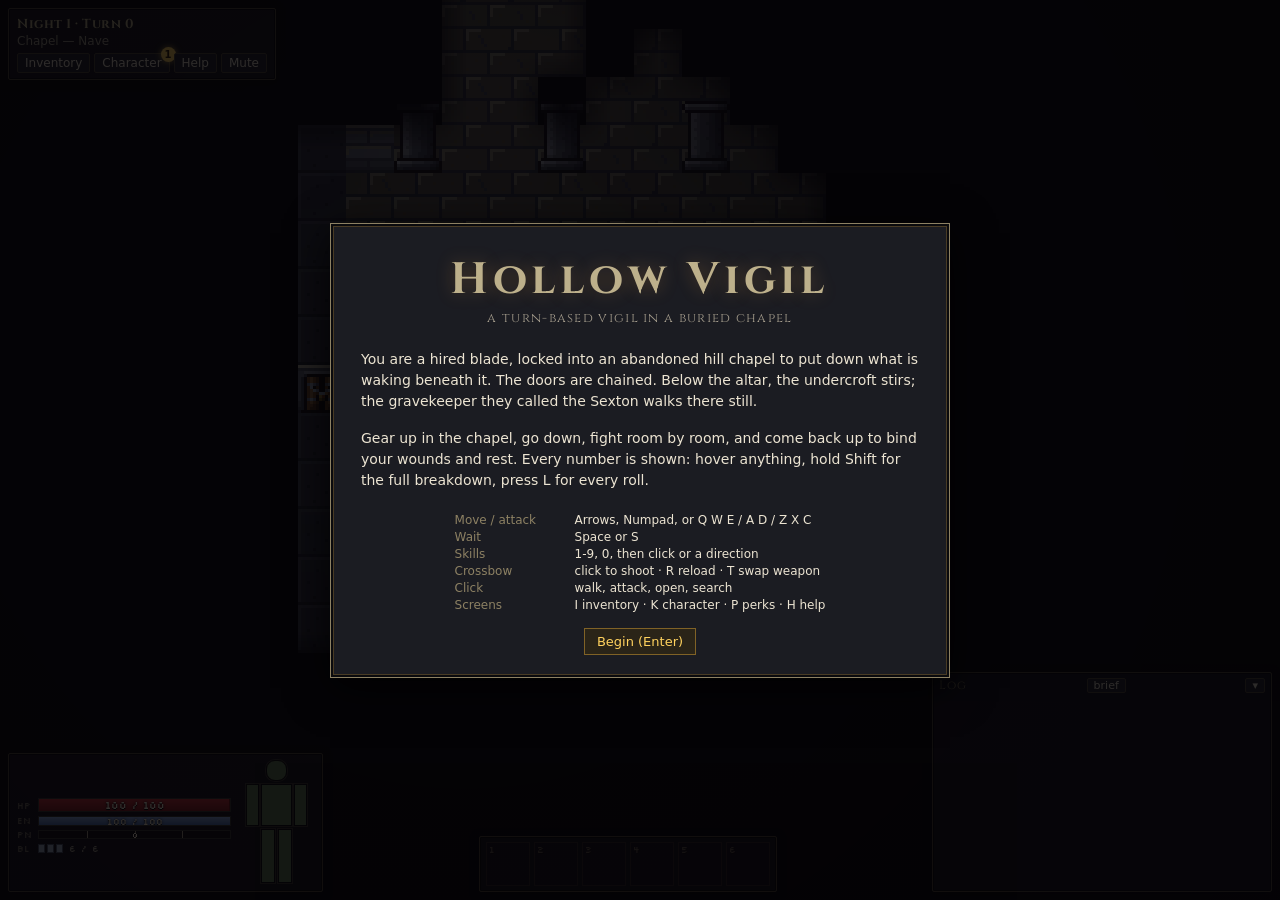
<file: index.html>
<!doctype html>
<html lang="en">
  <head>
    <meta charset="utf-8" />
    <meta name="viewport" content="width=device-width, initial-scale=1" />
    <title>Hollow Vigil</title>
    <link rel="preconnect" href="https://fonts.googleapis.com" />
    <link rel="preconnect" href="https://fonts.gstatic.com" crossorigin />
    <link href="https://fonts.googleapis.com/css2?family=Cinzel:wght@500;700&family=Silkscreen:wght@400;700&display=swap" rel="stylesheet" />
    <script type="module" crossorigin src="./assets/main-DQ6gKXj6.js"></script>
    <link rel="modulepreload" crossorigin href="./assets/bake-xN3nrii-.js">
    <link rel="stylesheet" crossorigin href="./assets/main-BkUkbXVn.css">
  </head>
  <body>
    <div id="app"></div>
  </body>
</html>
</file>
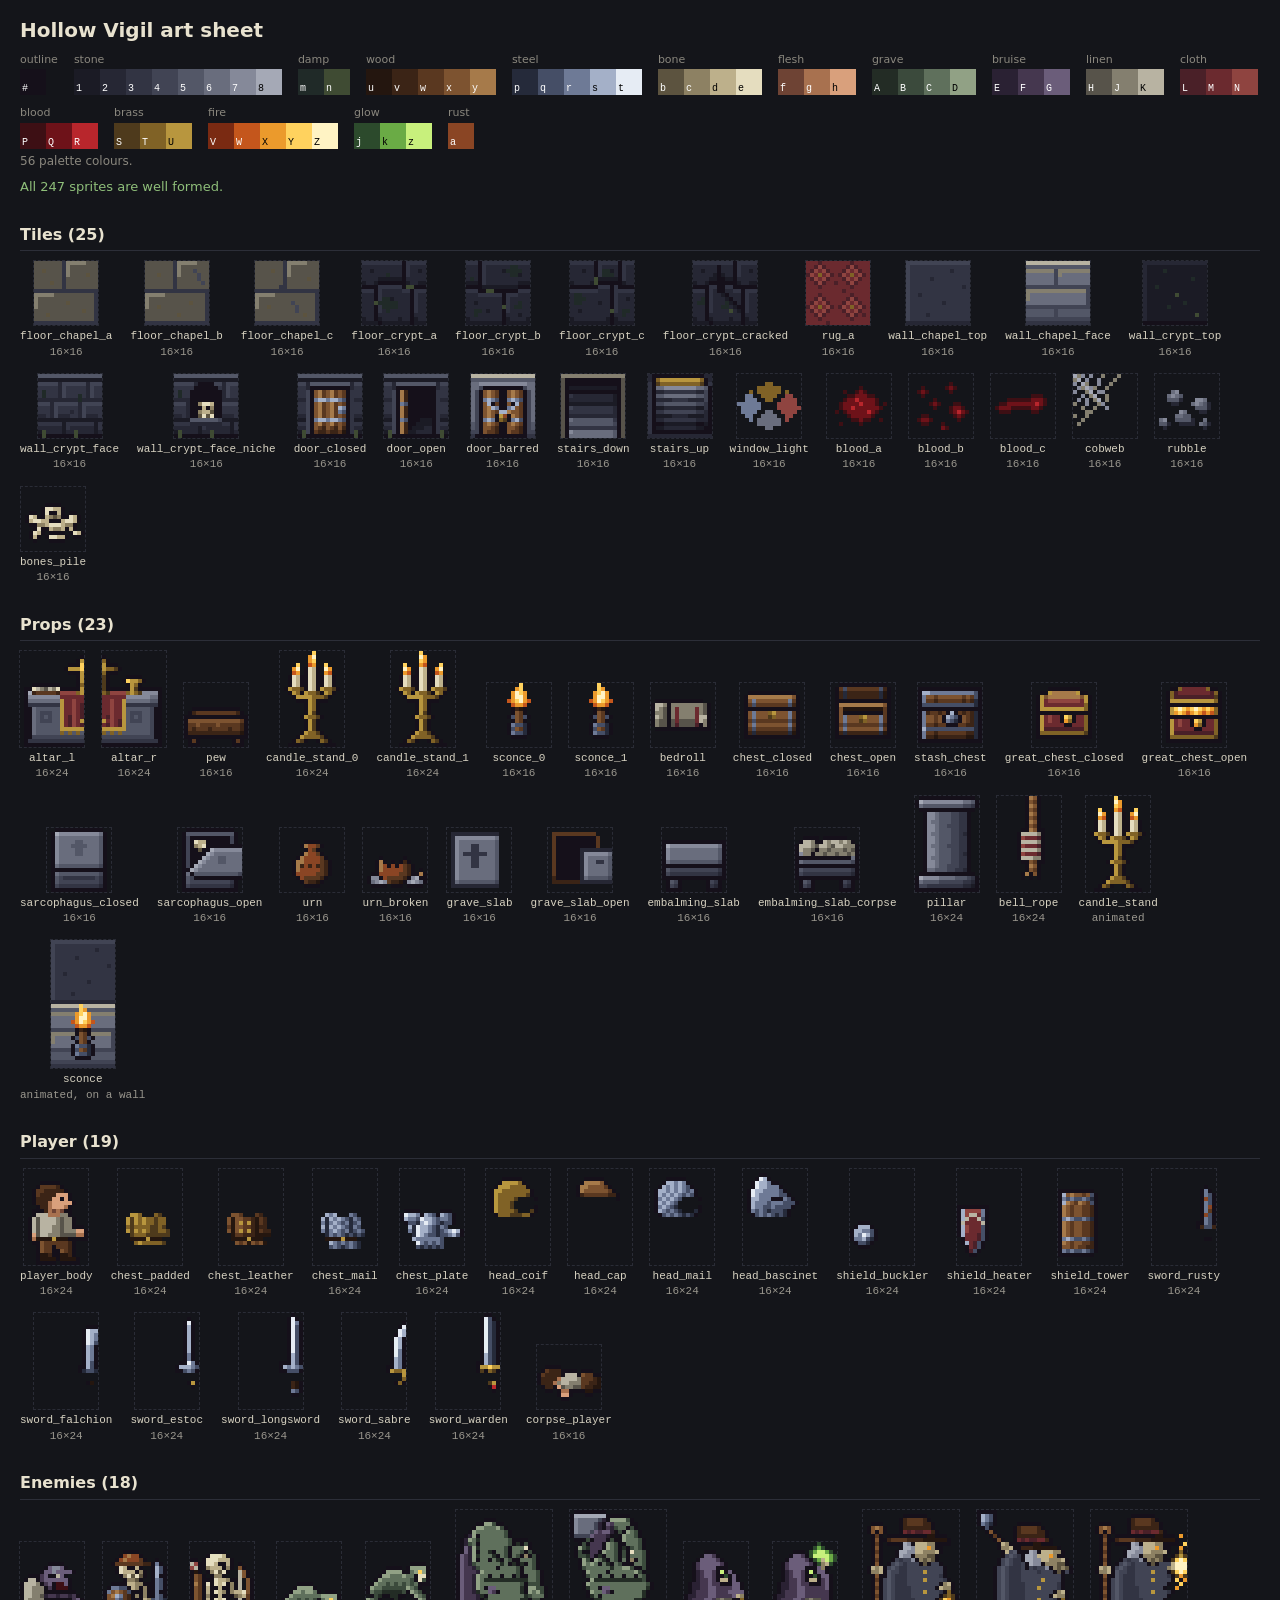
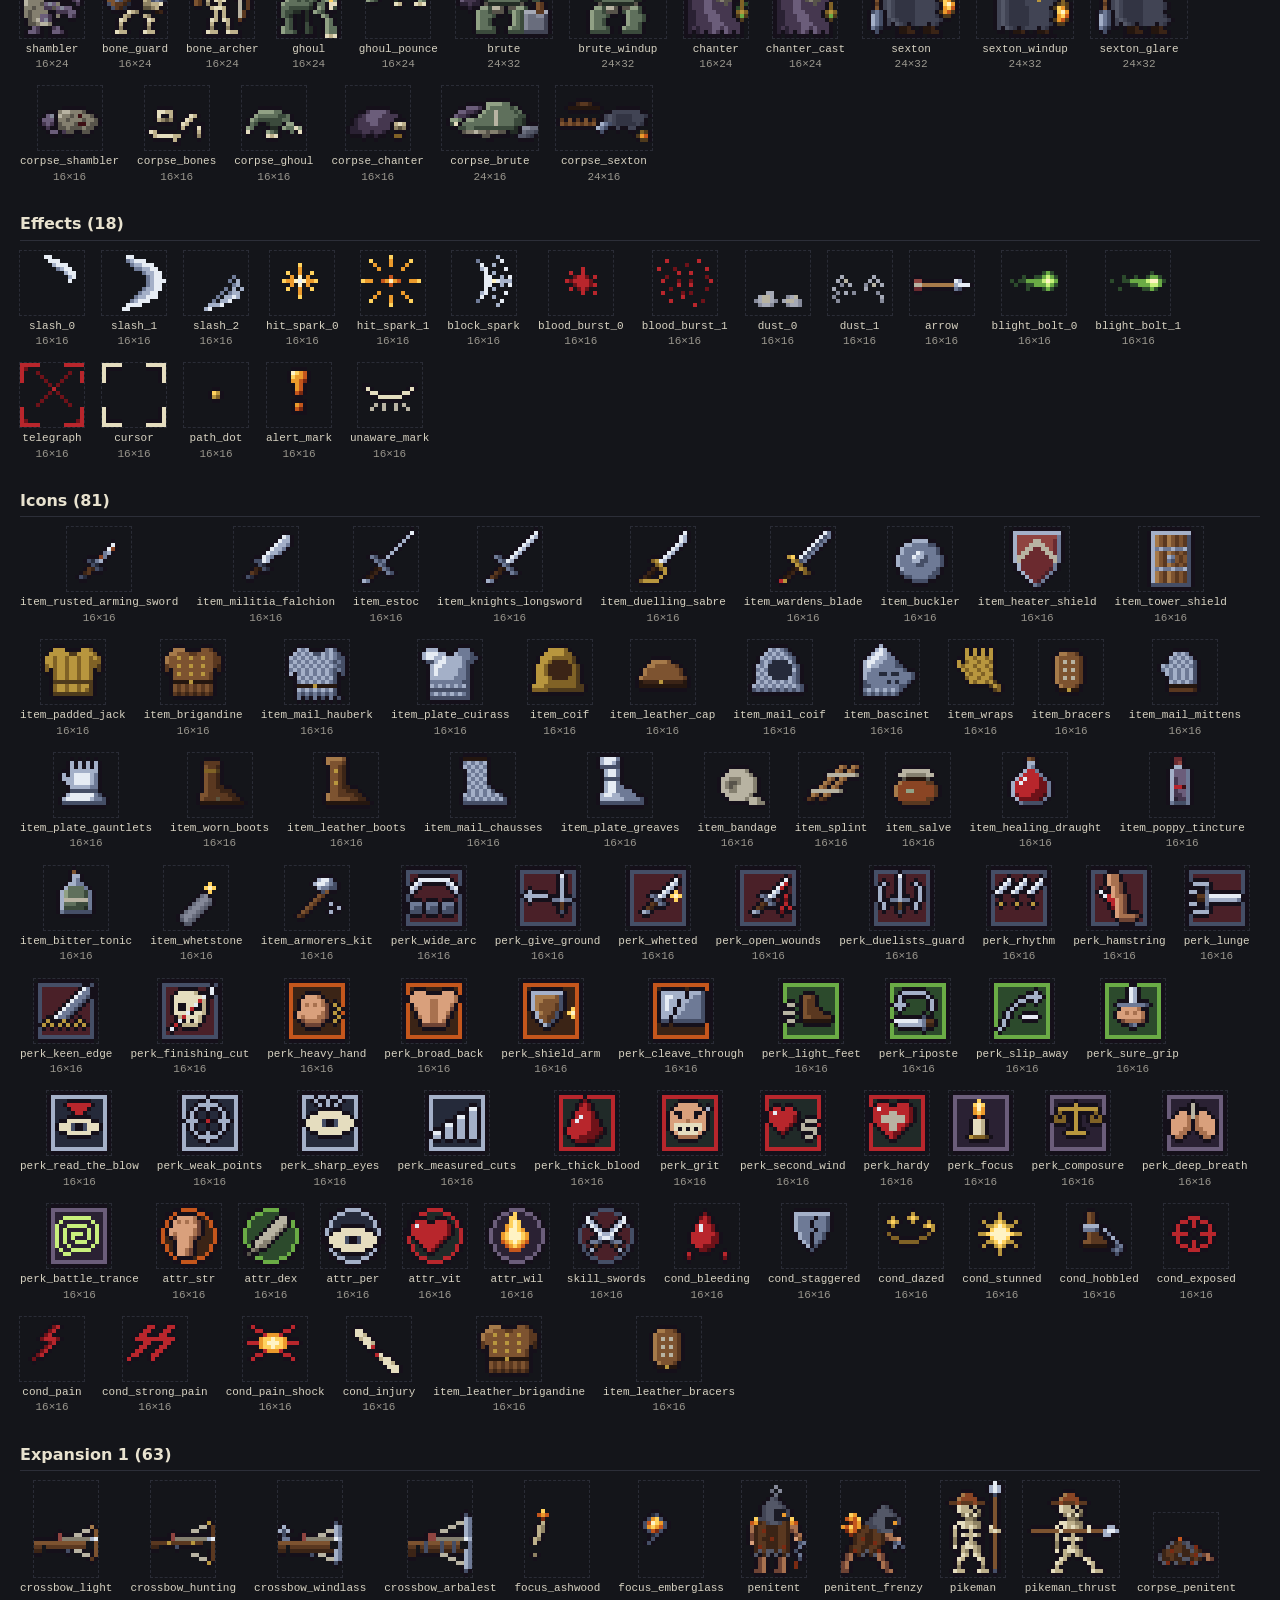
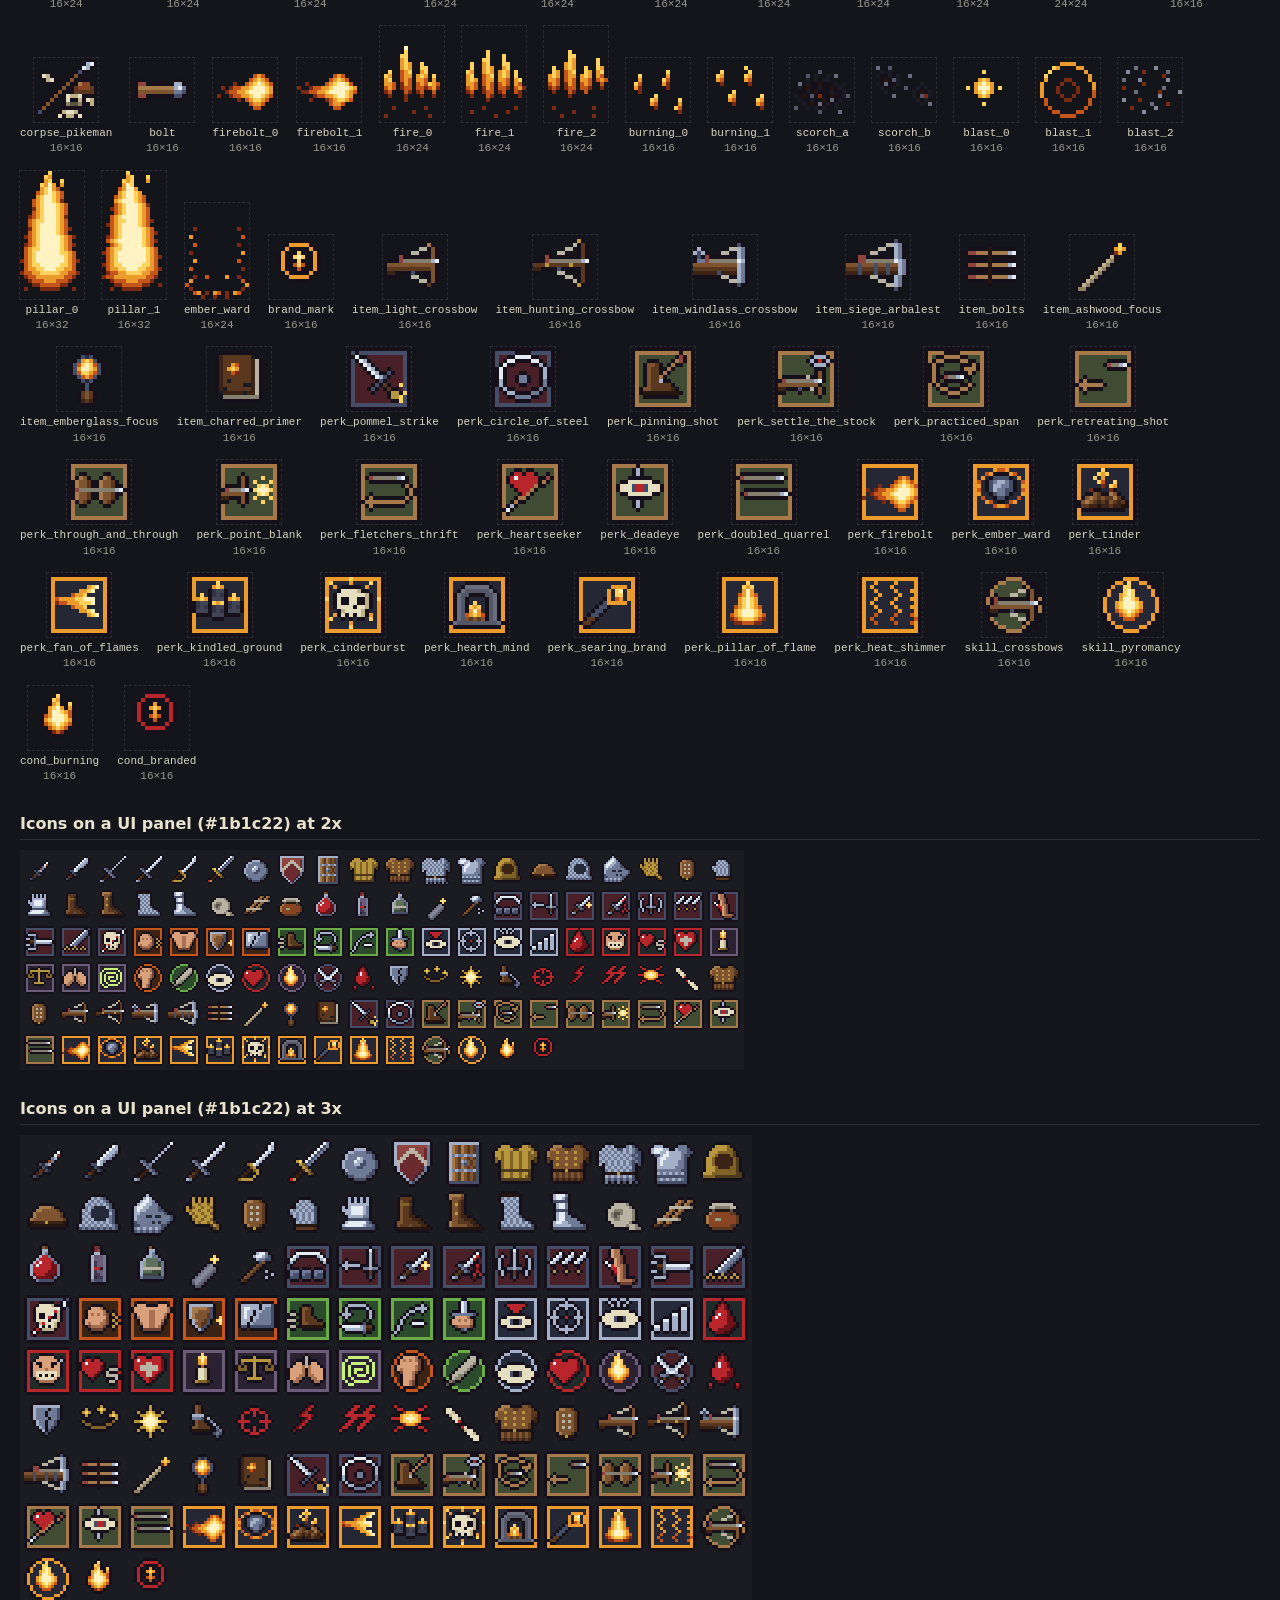
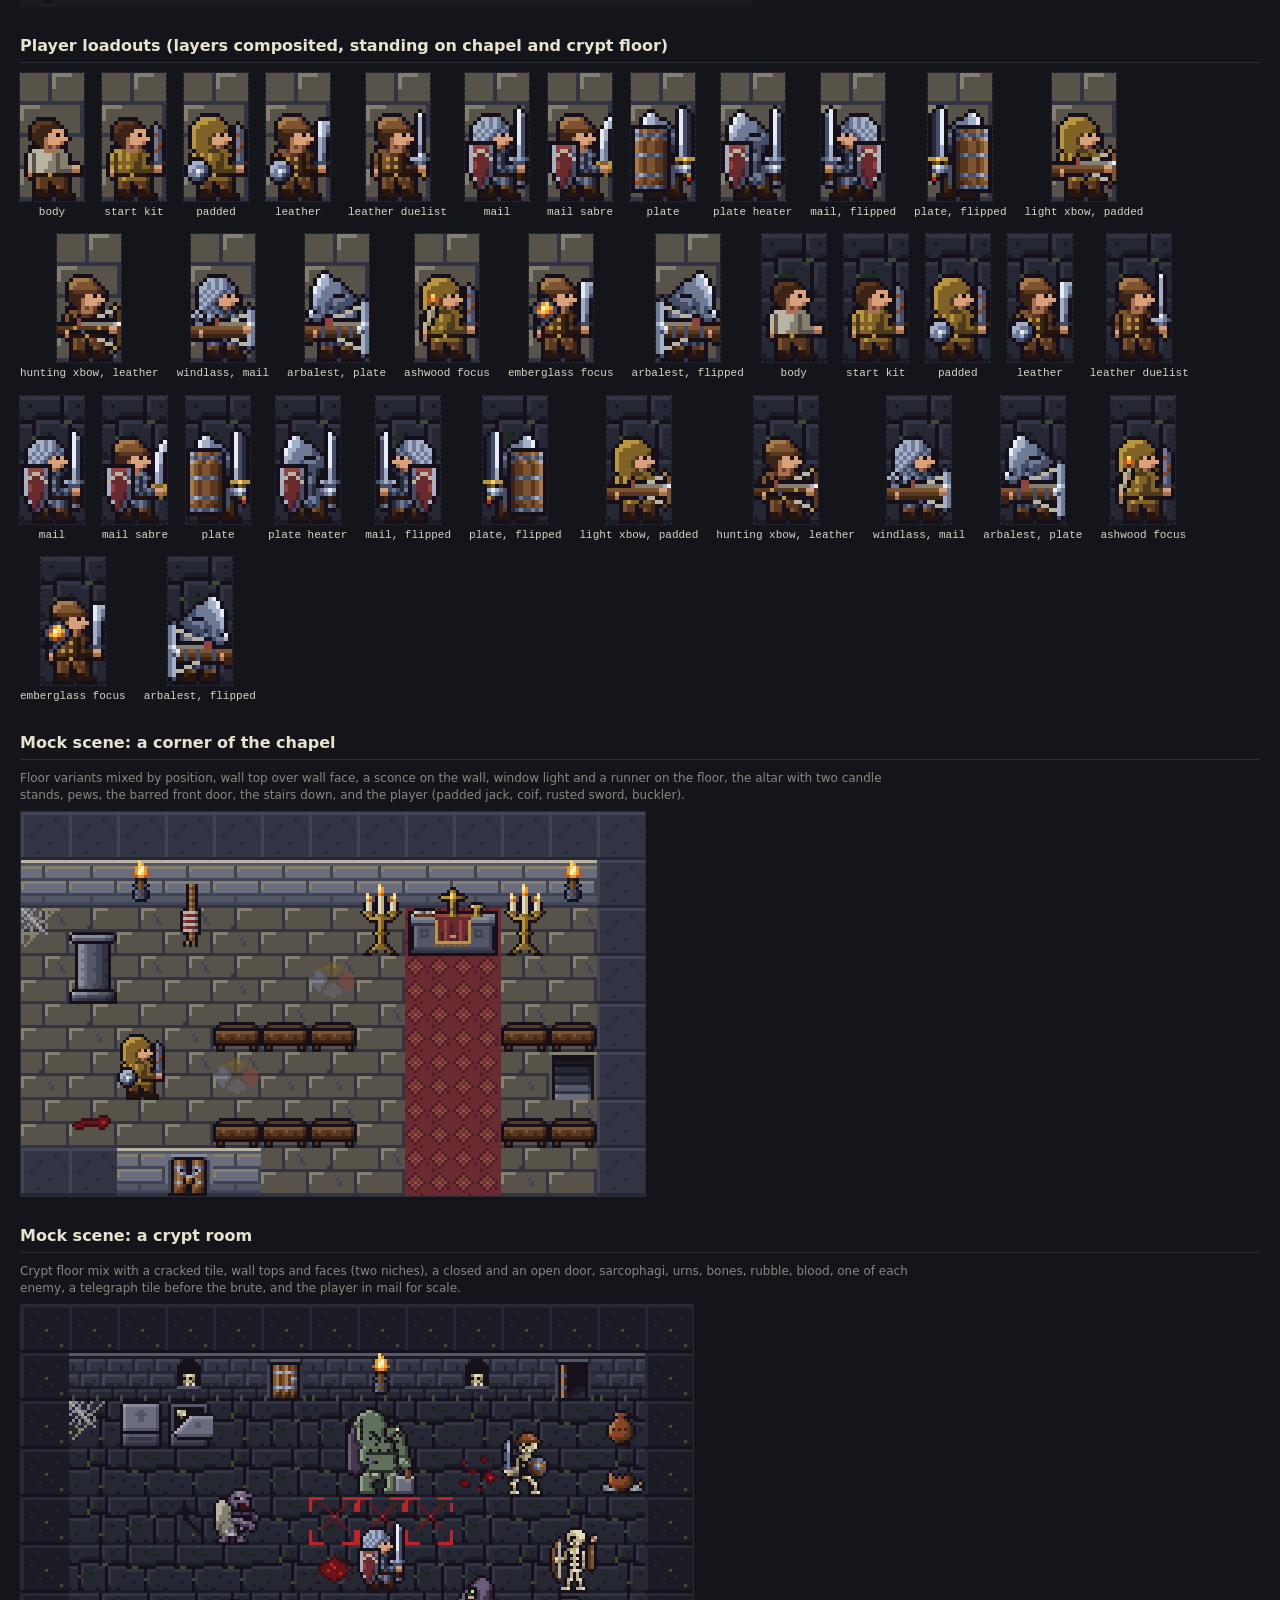
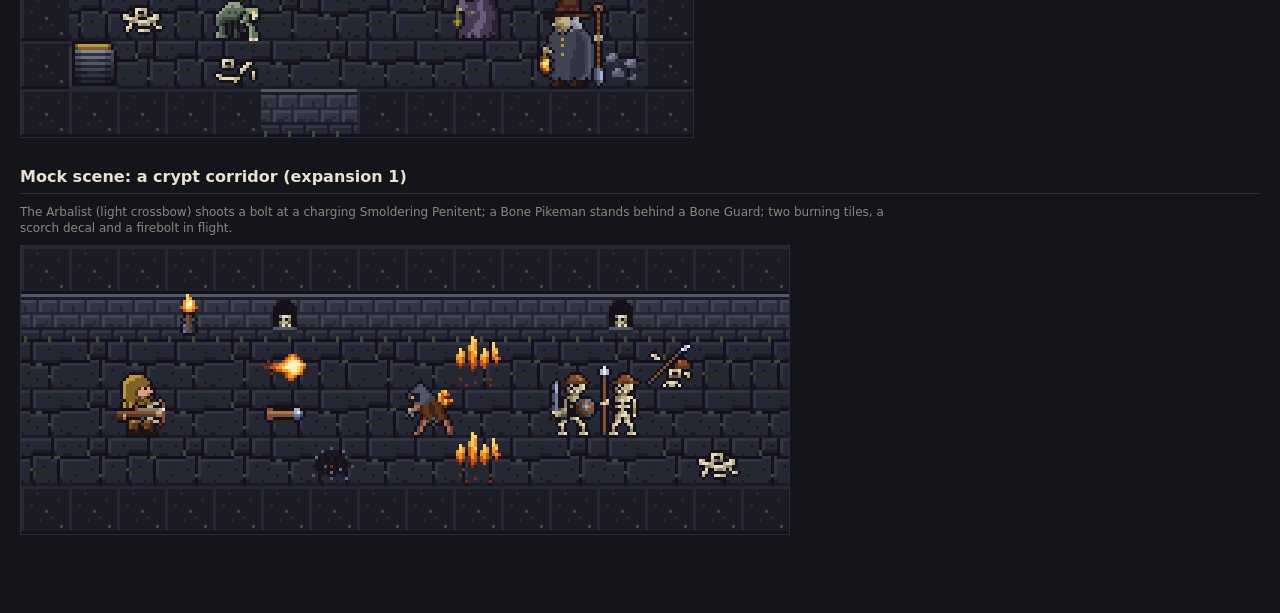
<file: art.html>
<!doctype html>
<html lang="en">
  <head>
    <meta charset="utf-8" />
    <meta name="viewport" content="width=device-width, initial-scale=1" />
    <title>Hollow Vigil art sheet</title>
    <script type="module" crossorigin src="./assets/art-6AzfRXTw.js"></script>
    <link rel="modulepreload" crossorigin href="./assets/bake-xN3nrii-.js">
  </head>
  <body>
    <div id="sheet"></div>
  </body>
</html>
</file>
<file: assets/main-BkUkbXVn.css>
:root{--bg: #0c0b10;--panel: #1b1c22;--panel-2: #23242c;--panel-3: #2c2d37;--line: #4e4636;--bone: #8d8163;--bone-light: #bdb08b;--brass: #806226;--brass-light: #b8963e;--text: #ece4d2;--text-dim: #a49c8c;--text-faint: #6f695e;--blood: #b8262c;--blood-light: #ff5a4e;--gold: #ffd25e;--steel: #6e7a96;--energy: #4f74b8;--energy-light: #8fb0ea;--sick: #6aab45;--sick-light: #c8f07c;--ember: #eb9a2c;--heading: "Cinzel", "Palatino Linotype", "Book Antiqua", Georgia, serif;--body: "Segoe UI", "Trebuchet MS", system-ui, sans-serif;--pixel: "Silkscreen", "Consolas", monospace}*{box-sizing:border-box}html,body{margin:0;height:100%;background:var(--bg);color:var(--text);font-family:var(--body);font-size:13px;overflow:hidden;-webkit-user-select:none;user-select:none}#app{position:fixed;top:0;right:0;bottom:0;left:0}canvas.world{position:absolute;top:0;right:0;bottom:0;left:0;width:100%;height:100%;display:block;image-rendering:pixelated;cursor:crosshair}img.icon,canvas.paper-doll{image-rendering:pixelated;image-rendering:crisp-edges;display:block}img.icon.tiny{width:16px;height:16px;display:inline-block;vertical-align:middle}.hidden{display:none!important}button{font:inherit;color:inherit}.hud{position:fixed;top:0;right:0;bottom:0;left:0;pointer-events:none;z-index:10}.hud>*{pointer-events:auto}.hud-box{position:absolute;background:#16161ce6;border:1px solid var(--line);box-shadow:inset 0 0 0 1px #0009,0 2px 8px #00000080;border-radius:2px;padding:6px 8px}.hud-topleft{top:8px;left:8px;min-width:210px}.hud-info{font-family:var(--heading);font-weight:700;letter-spacing:.04em;color:var(--bone-light);font-size:13px}.hud-room{color:var(--text-dim);font-size:12px;margin:1px 0 5px}.hud-buttons{display:flex;gap:4px;flex-wrap:wrap}.hud-btn{position:relative;background:var(--panel-2);border:1px solid var(--line);color:var(--text);padding:2px 7px;font-size:12px;cursor:pointer;border-radius:2px}.hud-btn:hover{border-color:var(--brass-light);color:var(--gold)}.hud-btn.small{padding:0 6px;font-size:11px}.badge{position:absolute;top:-7px;right:-7px;background:var(--gold);color:#2a1a05;font-weight:700;font-size:10px;border-radius:8px;min-width:15px;height:15px;line-height:15px;text-align:center;box-shadow:0 0 6px #ffd25eb3;animation:badge-pulse 1.2s ease-in-out infinite}@keyframes badge-pulse{50%{box-shadow:0 0 12px #ffd25e}}.hud-xp{position:absolute;top:8px;right:8px;width:300px;display:flex;flex-direction:column;align-items:flex-end;gap:2px;cursor:pointer;min-height:20px}.xp-row{background:#121218d9;border:1px solid #343a4c;border-radius:2px;padding:1px 6px 1px 3px;font-size:12px;color:#c4d6f6;display:flex;align-items:center;gap:4px;max-width:300px;white-space:nowrap;overflow:hidden;text-overflow:ellipsis;transition:opacity .4s}.xp-row.xp-swords{color:#f0dfa8;border-color:#5a4a24}.hud-log{right:8px;bottom:8px;width:340px;height:min(36vh,320px);display:flex;flex-direction:column;padding:4px 6px}.log-head{display:flex;justify-content:space-between;align-items:center;margin-bottom:3px}.log-title{font-family:var(--heading);color:var(--bone);font-size:12px;letter-spacing:.08em}.log-list{flex:1;overflow-y:auto;font-size:12px;line-height:1.35;padding-right:2px}.log-list::-webkit-scrollbar{width:6px}.log-list::-webkit-scrollbar-thumb{background:var(--line)}.log-line{padding:1px 0;border-bottom:1px solid rgba(255,255,255,.03);color:var(--text)}.log-turn{display:inline-block;min-width:26px;color:var(--text-faint);font-size:10px;font-family:var(--pixel);margin-right:3px}.log-line.cat-player{color:#e6dfcf}.log-line.cat-hurt{color:#ff8a7c}.log-line.cat-crit{color:var(--gold)}.log-line.cat-enemy{color:#c9a9a0}.log-line.cat-warn{color:var(--ember);font-weight:600}.log-line.cat-loot{color:#d8c27a}.log-line.cat-dead{color:var(--sick-light)}.log-line.cat-xp{color:#a6c8ff;font-size:11px}.log-line.cat-system{color:var(--text-dim)}.log-line.cat-reject{color:#b07a70;font-style:italic}.hud-vitals{left:8px;bottom:8px;display:flex;gap:8px;align-items:flex-end;padding:6px 8px 7px}.vital-bars{width:214px;display:flex;flex-direction:column;gap:3px}.vital-row{display:flex;align-items:center;gap:5px}.vital-tag{font-family:var(--pixel);font-size:9px;color:var(--text-faint);width:16px}.bar{position:relative;flex:1;height:14px;background:#0e0d12;border:1px solid #3a3530;overflow:hidden}.bar-fill{position:absolute;left:0;top:0;bottom:0;z-index:2;transition:width .12s linear}.bar-ghost{position:absolute;left:0;top:0;bottom:0;background:#e8d6b0;opacity:.55;z-index:1;transition:width .5s ease-in .15s}.bar-cap{position:absolute;right:0;top:0;bottom:0;background:repeating-linear-gradient(135deg,#1e0c0f 0,#1e0c0f 3px,#2a1216 3px,#2a1216 6px);border-left:1px solid #6e1219;z-index:3}.bar-text{position:absolute;top:0;right:0;bottom:0;left:0;z-index:4;font-size:10px;font-family:var(--pixel);line-height:13px;text-align:center;color:#fff4e0;text-shadow:0 1px 0 #000,0 0 3px #000}.bar.hp .bar-fill{background:linear-gradient(#c8323a,#8a1a20)}.bar.hp.low .bar-fill{animation:low-hp .8s ease-in-out infinite}@keyframes low-hp{50%{filter:brightness(1.5)}}.bar.energy{height:10px}.bar.energy .bar-fill{background:linear-gradient(var(--energy-light),var(--energy))}.bar.energy .bar-text{line-height:9px;font-size:9px}.bar.pain{height:9px}.bar.pain .bar-fill{background:linear-gradient(#d88a3a,#8f4440)}.bar.pain .bar-text{line-height:8px;font-size:8px}.pain-marks{position:absolute;top:0;right:0;bottom:0;left:0;z-index:3}.pain-mark{position:absolute;top:0;bottom:0;width:1px;background:#f4e0c0;opacity:.7}.pain-label{font-size:11px;margin:-1px 0 0 21px;min-height:0}.pain-label:empty{display:none}.pain-label.tier-pain{color:#e0a060}.pain-label.tier-strongPain{color:#ff8050;font-weight:600}.pain-label.tier-painShock{color:#ff4040;font-weight:700;animation:low-hp .7s infinite}.block-pips{display:flex;gap:2px;align-items:center;flex:1;height:10px}.pip{width:7px;height:9px;border:1px solid #4a5268;background:#0e0d12;position:relative}.pip-fill{position:absolute;left:0;right:0;bottom:0;background:#a4b0c8}.pip-text{font-size:9px;font-family:var(--pixel);color:var(--text-dim);margin-left:4px}.cond-row{display:flex;flex-wrap:wrap;gap:3px;min-height:22px;margin-top:2px}.cond{position:relative;width:22px;height:22px;border:1px solid #3c4a34;background:#14181a;display:flex;align-items:center;justify-content:center}.cond.bad{border-color:#6e1219;background:#1c1012}.cond-icon{width:16px;height:16px}.cond-n{position:absolute;right:-2px;bottom:-3px;font-family:var(--pixel);font-size:8px;color:#fff;text-shadow:0 0 2px #000,1px 1px 0 #000}.body-figure{position:relative;width:75px;height:124px;flex:none}.bp{position:absolute;--fill: 100%;--col: #5f7a52;background:linear-gradient(to top,var(--col) var(--fill),#1a1618 var(--fill));border:1px solid #0a0a0c;box-shadow:0 0 0 1px #3a3530;cursor:pointer;display:flex;align-items:center;justify-content:center}.bp:hover{box-shadow:0 0 0 1px var(--gold)}.bp.scuffed{--col: #8a8a4a}.bp.inj-minor{--col: #b8963e}.bp.inj-serious{--col: #c4561c}.bp.inj-severe{--col: #b8262c}.bp-head{left:27px;top:0;width:21px;height:21px;border-radius:9px}.bp-torso{left:22px;top:24px;width:31px;height:42px}.bp-armR{left:7px;top:24px;width:13px;height:42px}.bp-armL{left:55px;top:24px;width:13px;height:42px}.bp-legR{left:22px;top:69px;width:14px;height:54px}.bp-legL{left:39px;top:69px;width:14px;height:54px}.bp:before{content:"";position:absolute;top:-2px;right:-2px;bottom:-2px;left:-2px}.bp-bleed{color:#ff3a3a;font-size:9px;text-shadow:0 0 3px #000;animation:low-hp .9s infinite}.bp-untreated{position:absolute;top:-4px;right:-4px;background:var(--ember);color:#1a0a00;font-weight:800;font-size:9px;width:10px;height:10px;line-height:10px;text-align:center;border-radius:5px}.body-figure.mini{margin:4px auto 6px}.body-figure.mini .bp.disabled{opacity:.35;cursor:default}.body-figure.mini .bp.pickable{--col: var(--brass-light);box-shadow:0 0 0 1px var(--gold)}.body-menu{position:absolute;bottom:100%;left:220px;margin-bottom:6px;background:var(--panel);border:1px solid var(--bone);padding:6px;min-width:250px;display:flex;flex-direction:column;gap:3px;box-shadow:0 4px 14px #000000b3}.menu-title{font-family:var(--heading);color:var(--bone-light);font-size:12px;margin-bottom:3px}.menu-btn{display:flex;gap:6px;align-items:center;text-align:left;background:var(--panel-2);border:1px solid var(--line);padding:3px 6px;cursor:pointer;font-size:12px}.menu-btn:hover{border-color:var(--gold)}.menu-btn.disabled{opacity:.5;cursor:default}.hud-skills{left:50%;bottom:8px;transform:translate(-50%);display:flex;flex-direction:column;gap:4px;padding:5px 6px}.skill-row{display:flex;gap:4px;justify-content:center}.skill-row.extra .skill-slot{width:calc(var(--slot, 44px) - 8px);height:calc(var(--slot, 44px) - 8px)}.skill-slot .skill-icon{width:calc(var(--slot, 44px) - 12px);height:calc(var(--slot, 44px) - 12px)}.skill-slot.spell{border-color:#6b3a1c}.skill-slot.crossbow{border-color:#4a5233}.chip-row{display:flex;gap:4px;flex-wrap:wrap}.chip{display:flex;flex-wrap:wrap;max-width:214px;align-items:center;gap:4px;padding:1px 6px 1px 3px;border:1px solid #3c3a2c;background:#15141a;font-size:11px;cursor:help}.chip .chip-main{font-weight:700;color:var(--text)}.chip .chip-sub{color:var(--text-dim)}.chip .chip-swap{color:var(--gold);border-left:1px solid #3c3a2c;padding-left:5px}.chip-crossbow{border-color:#5b6a3a}.chip-crossbow.unloaded{border-color:var(--blood);animation:low-hp 1.1s ease-in-out infinite}.chip-crossbow.unloaded .chip-main{color:#ff9a8a}.chip-spell{border-color:#7a3a14}.chip-spell .chip-main{color:var(--ember)}.skill-slot{position:relative;width:var(--slot, 44px);height:var(--slot, 44px);background:#121116;border:1px solid #4a4236;display:flex;align-items:center;justify-content:center;cursor:pointer}.skill-slot:hover{border-color:var(--gold)}.skill-slot.empty{opacity:.45;cursor:default}.skill-slot.unusable .skill-icon{filter:grayscale(1) brightness(.55)}.skill-slot.active{border-color:var(--gold);box-shadow:0 0 6px #ffd25e80 inset}.skill-key{position:absolute;left:2px;top:1px;font-family:var(--pixel);font-size:9px;color:var(--bone-light);z-index:3;text-shadow:1px 1px 0 #000}.skill-cost{position:absolute;right:2px;bottom:1px;font-family:var(--pixel);font-size:9px;color:var(--energy-light);z-index:3;text-shadow:1px 1px 0 #000}.skill-name{display:none}.skill-cd{position:absolute;top:0;right:0;bottom:0;left:0;background:conic-gradient(rgba(0,0,0,.72) var(--cd),transparent var(--cd));z-index:2}.skill-cd-n{position:absolute;z-index:3;font-family:var(--pixel);font-size:14px;color:#fff;text-shadow:0 0 3px #000,1px 1px 0 #000}.skill-stack{position:absolute;right:1px;top:1px;font-family:var(--pixel);font-size:8px;color:var(--gold);z-index:3;text-shadow:1px 1px 0 #000}.mode-hint{position:absolute;left:50%;bottom:68px;transform:translate(-50%);background:#14120eeb;border:1px solid var(--brass);color:var(--gold);padding:3px 10px;font-size:12px;width:max-content;text-align:center;pointer-events:none}.mode-hint.danger{border-color:var(--blood);color:#ffb0a0}.banner{position:absolute;top:64px;left:50%;transform:translate(-50%);text-align:center;pointer-events:none;padding:8px 28px;background:linear-gradient(90deg,transparent,rgba(16,14,18,.92) 18%,rgba(16,14,18,.92) 82%,transparent);animation:banner-in .25s ease-out}@keyframes banner-in{0%{opacity:0;transform:translate(-50%,-8px)}}.banner-title{font-family:var(--heading);font-weight:700;font-size:24px;letter-spacing:.08em;color:var(--gold);text-shadow:0 0 12px rgba(255,180,60,.6)}.banner-sub{color:var(--text);font-size:13px}.banner-rest .banner-title{color:var(--bone-light);text-shadow:none}.banner-night .banner-title{color:#e8d8ff;text-shadow:0 0 14px rgba(160,120,255,.5)}.tooltip{position:fixed;z-index:100;pointer-events:none;max-width:360px;min-width:180px;background:#14141af7;border:1px solid var(--bone);box-shadow:inset 0 0 0 1px #000,0 6px 18px #000000b3;padding:7px 9px;font-size:12px;line-height:1.35}.tip-head{font-family:var(--heading);font-weight:700;color:var(--bone-light);font-size:13px;letter-spacing:.02em}.tip-head.elite{color:var(--ember)}.tip-head.bad{color:var(--blood-light)}.tip-head.good{color:var(--sick-light)}.tip-head.section{margin-top:6px;padding-top:4px;border-top:1px solid var(--line);font-size:11px;color:var(--bone);text-transform:uppercase;letter-spacing:.08em}.tip-head.section.skill{color:var(--gold)}.tip-sub{color:var(--text-dim);font-size:11px}.tip-text{color:var(--text);margin:2px 0}.tip-line{color:var(--text)}.tip-line.bad{color:#ff9a8a}.tip-row{display:flex;justify-content:space-between;gap:10px}.tip-row .tip-label{color:var(--text-dim)}.tip-row .tip-value{color:var(--text);text-align:right}.tip-row.strong .tip-value{color:#fff;font-weight:700}.tip-row.bad .tip-value{color:#ff9a8a}.tip-note{color:var(--text-dim);font-size:11px;font-style:italic;margin-top:2px}.tip-note.bad{color:#ff8a7c;font-style:normal;font-weight:600}.tip-note.good{color:var(--sick-light)}.tip-hint{color:var(--text-faint);font-size:10px;margin-top:5px}.mini-bar{position:relative;height:11px;background:#0e0d12;border:1px solid #3a3530;margin:3px 0}.mini-fill{position:absolute;left:0;top:0;bottom:0;background:#8a1a20}.mini-bar.cond .mini-fill{background:#6e7a96}.mini-bar.cond-mid .mini-fill{background:#b8963e}.mini-bar.cond-bad .mini-fill{background:#b8262c}.mini-bar.part .mini-fill{background:#6e8a5a}.part-row.inj-minor .mini-bar.part .mini-fill{background:#b8963e}.part-row.inj-serious .mini-bar.part .mini-fill{background:#c4561c}.part-row.inj-severe .mini-bar.part .mini-fill{background:#b8262c}.mini-bar{min-width:160px}.mini-text{position:absolute;top:0;right:0;bottom:0;left:0;text-align:center;font-size:10px;white-space:nowrap;line-height:10px;color:#fff;text-shadow:0 0 2px #000}.breakdown{margin-top:4px}.bd-row{display:flex;gap:8px;font-size:12px}.bd-val{min-width:46px;text-align:right;font-family:var(--pixel);font-size:11px;color:#fff}.bd-label{color:var(--text-dim)}.bd-row.cat-injury .bd-val,.bd-row.cat-pain .bd-val,.bd-row.cat-condition .bd-val{color:#ff9a8a}.bd-row.cat-perk .bd-val{color:var(--gold)}.bd-row.cat-attribute .bd-val,.bd-row.cat-skill .bd-val{color:#a6c8ff}.tip-item-top{display:flex;gap:7px;align-items:center;margin-bottom:3px}.tip-reqs{margin-top:4px}.req.ok{color:#9ec88a}.req.bad{color:#ff6a5a;font-weight:600}.tip-compare{margin-top:5px;padding-top:4px;border-top:1px solid var(--line)}.cmp-row{display:flex;justify-content:space-between}.cmp-row.up span:last-child{color:#8ee07a}.cmp-row.down span:last-child{color:#ff6a5a}.q-common{color:var(--text)}.q-fine{color:#8fb0ea!important}.q-masterwork{color:var(--gold)!important}.panel-layer{position:fixed;top:0;right:0;bottom:0;left:0;z-index:50;display:flex;align-items:center;justify-content:center;background:#04030673}.panel-layer.dim{background:#040306d1}.panel{position:relative;background:var(--panel);border:1px solid var(--bone);box-shadow:inset 0 0 0 2px #0a0a0d,inset 0 0 0 3px #80622673,0 10px 40px #000c;max-width:94vw;max-height:90vh;display:flex;flex-direction:column}.panel-head{display:flex;align-items:center;gap:10px;padding:8px 12px 6px;border-bottom:1px solid var(--line)}.panel-title{font-family:var(--heading);font-weight:700;font-size:17px;color:var(--bone-light);letter-spacing:.06em;flex:1}.panel-close{background:none;border:1px solid var(--line);width:24px;height:24px;cursor:pointer;color:var(--text-dim)}.panel-close:hover{color:var(--gold);border-color:var(--gold)}.panel-body{padding:10px 12px 12px;overflow-y:auto}.panel-tabs{display:flex;gap:4px}.tab{background:var(--panel-2);border:1px solid var(--line);padding:3px 10px;cursor:pointer;font-size:12px}.tab.on{border-color:var(--bone);color:var(--gold);background:var(--panel-3)}.tab.badge-tab{color:var(--gold)}.section-title{font-family:var(--heading);color:var(--bone);font-size:12px;letter-spacing:.08em;text-transform:uppercase;margin:6px 0 5px}.panel-hint{color:var(--text-dim);font-size:11px;margin:4px 0;max-width:640px}.panel-buttons{display:flex;gap:8px;margin-top:10px;justify-content:flex-end}.btn{background:var(--panel-2);border:1px solid var(--line);padding:5px 12px;cursor:pointer;font-size:13px}.btn:hover{border-color:var(--brass-light);color:var(--gold)}.btn.primary{border-color:var(--brass);background:#2a2418;color:var(--gold)}.btn.danger{border-color:var(--blood);color:var(--blood-light)}.btn.small{padding:2px 7px;font-size:11px}.item-cell{position:relative;width:42px;height:42px;background:#121116;border:1px solid #3a352c;display:flex;align-items:center;justify-content:center;cursor:pointer}.item-cell.empty{cursor:default;background:#101014;border-color:#26231e}.item-cell:not(.empty):hover{border-color:var(--gold)}.item-cell.q-fine{border-color:#4f6a9a}.item-cell.q-masterwork{border-color:var(--brass-light)}.item-cell.locked img{opacity:.6}.item-cell.locked:after{content:"";position:absolute;top:0;right:0;bottom:0;left:0;border:1px solid rgba(184,38,44,.8);pointer-events:none}.cell-cond{position:absolute;left:3px;right:3px;bottom:2px;height:2px;background:#000}.cell-cond-fill{height:100%;background:#8a96b4}.cell-cond-fill.mid{background:#b8963e}.cell-cond-fill.bad{background:#b8262c}.cell-drop{position:absolute;top:-1px;right:-1px;width:14px;height:14px;line-height:10px;font-size:11px;padding:0;background:#2a1214;border:1px solid #6e1219;color:#ff8a7c;cursor:pointer;display:none}.item-cell:hover .cell-drop{display:block}.cell-empty-label{font-size:9px;color:var(--text-faint)}.panel-inventory .panel-body{display:flex;gap:18px}.equip-grid{position:relative;display:grid;grid-template-columns:70px 90px 70px;grid-template-rows:auto auto auto auto;gap:6px;justify-items:center}.equip-slot{display:flex;flex-direction:column;align-items:center;gap:2px}.equip-label{font-size:10px;color:var(--text-faint)}.s-head{grid-column:2;grid-row:1}.s-main{grid-column:1;grid-row:2}.s-off{grid-column:3;grid-row:2}.s-chest{grid-column:1;grid-row:3}.s-hands{grid-column:3;grid-row:3}.s-feet{grid-column:2;grid-row:4}.doll{grid-column:2;grid-row:2 / span 2;display:flex;align-items:center;justify-content:center;background:radial-gradient(circle at 50% 60%,rgba(255,180,80,.12),transparent 65%)}.inv-quick{margin-top:10px;display:grid;grid-template-columns:1fr 1fr;gap:2px 12px;font-size:12px}.quick-stat{display:flex;justify-content:space-between;color:var(--text-dim);cursor:help}.quick-stat .v{color:var(--text)}.bag-grid{display:grid;grid-template-columns:repeat(6,42px);gap:4px}.popup{position:absolute;z-index:5;background:var(--panel);border:1px solid var(--bone);padding:6px;display:flex;flex-direction:column;gap:3px;min-width:200px;box-shadow:0 6px 18px #000c}.panel-loot{min-width:320px}.loot-list{display:flex;flex-direction:column;gap:4px}.loot-row{display:flex;align-items:center;gap:8px;padding:2px 4px;cursor:pointer;border:1px solid transparent}.cell-count{position:absolute;right:1px;bottom:1px;min-width:14px;padding:0 3px;font-family:var(--body);font-weight:700;font-size:11px;line-height:13px;text-align:center;color:#fff4dc;background:#0a080cd9;border:1px solid rgba(184,150,62,.7);border-radius:2px;z-index:2;pointer-events:none}.loot-names{display:flex;flex-direction:column}.loot-source{font-size:11px;color:var(--text-dim)}.loot-row:hover{border-color:var(--line);background:var(--panel-2)}.stash-wrap{display:flex;gap:22px}.stash-col:last-child .bag-grid{grid-template-columns:repeat(8,42px)}.panel-character{width:min(1180px,96vw)}.char-cols{display:grid;grid-template-columns:1.1fr 1fr 1fr;gap:16px}.track-row{display:flex;gap:8px;align-items:flex-start;padding:5px 0;border-bottom:1px solid rgba(255,255,255,.04)}.track-main{flex:1}.track-top{display:flex;justify-content:space-between}.track-name{font-family:var(--heading);font-weight:700;color:var(--text)}.track-level{font-family:var(--pixel);font-size:14px;color:var(--gold)}.xp-bar{position:relative;height:10px;background:#0e0d12;border:1px solid #343a4c;margin:2px 0}.xp-fill{position:absolute;left:0;top:0;bottom:0;background:linear-gradient(#7d9ad8,#4a64a0)}.xp-text{position:absolute;top:0;right:0;bottom:0;left:0;text-align:center;font-family:var(--pixel);font-size:8px;line-height:9px;color:#fff;text-shadow:0 0 2px #000}.track-trains{font-size:11px;color:var(--text-dim)}.stat-grid{display:flex;flex-direction:column}.stat-row{display:flex;justify-content:space-between;padding:1px 3px;cursor:help;font-size:12px}.stat-row:hover{background:var(--panel-2)}.stat-name{color:var(--text-dim)}.stat-val{font-family:var(--pixel);font-size:11px;color:var(--text)}.part-row{padding:3px 0 5px;border-bottom:1px solid rgba(255,255,255,.04)}.part-top{display:flex;justify-content:space-between;font-size:12px}.part-name{color:var(--text)}.part-hp{font-family:var(--pixel);font-size:10px;color:var(--text-dim)}.part-state{font-size:11px}.part-state.ok{color:#9ec88a}.part-state.bad{color:#ff8a7c}.part-effect{font-size:11px;color:var(--text-dim)}.perks-wrap{display:flex;flex-direction:column;gap:10px}.perk-tier{display:flex;gap:10px;align-items:stretch;margin-bottom:6px}.tier-label{width:92px;flex:none;font-size:11px;color:var(--bone-light);padding-top:6px}.tier-label.locked{color:var(--text-faint)}.perk-cards{display:flex;gap:8px;flex-wrap:wrap;flex:1}.perk-attrs{display:grid;grid-template-columns:repeat(5,1fr);gap:8px}.attr-tree{display:flex;flex-direction:column;gap:6px}.perk-card{background:#16161b;border:1px solid #34302a;padding:6px;width:245px;display:flex;flex-direction:column;gap:3px}.attr-tree .perk-card{width:auto}.perk-card.taken{border-color:var(--brass-light);background:#221d14}.perk-card.pickable{border-color:var(--gold);cursor:pointer;box-shadow:0 0 8px #ffd25e40}.perk-card.pickable:hover{background:#26221a}.perk-card.confirming{border-color:#fff1c0;background:#2e2716;box-shadow:0 0 0 2px var(--gold),0 0 18px #ffd25ebf;animation:confirm-pulse .9s ease-in-out infinite}@keyframes confirm-pulse{50%{box-shadow:0 0 0 2px var(--gold),0 0 26px #ffd25e}}.perk-confirm-label{background:var(--gold);color:#2a1a05;font-weight:700;font-size:11px;text-align:center;padding:2px 4px;margin:-6px -6px 2px;letter-spacing:.03em}.perk-card.locked{opacity:.62}.perk-top{display:flex;gap:6px;align-items:center}.perk-name{font-family:var(--heading);font-weight:700;font-size:12px}.perk-kind{font-size:10px;color:var(--text-dim)}.perk-desc{font-size:11px;color:var(--text);line-height:1.3}.perk-status{font-size:10px;color:var(--text-faint);margin-top:auto}.perk-card.pickable .perk-status{color:var(--gold)}.perk-card.taken .perk-status{color:var(--brass-light)}.panel-confirm{width:min(560px,92vw)}.confirm-line{margin:6px 0;line-height:1.45}.panel-title-card,.panel-death{width:min(620px,92vw);padding:26px 30px 22px;text-align:center}.title-name{font-family:var(--heading);font-weight:700;font-size:44px;letter-spacing:.12em;color:var(--bone-light);text-shadow:0 0 18px rgba(255,170,70,.25)}.title-sub{font-family:var(--heading);color:var(--text-dim);font-size:13px;letter-spacing:.1em;margin-bottom:14px}.title-premise{text-align:left;line-height:1.5;font-size:14px;margin:8px 0}.title-controls{margin:14px auto 6px;display:grid;gap:3px;text-align:left;max-width:440px}.title-control{display:flex;gap:10px;font-size:12px}.title-control .k{width:110px;color:var(--bone)}.title-buttons{justify-content:center}.death-title{font-family:var(--heading);font-weight:700;font-size:34px;color:var(--blood-light);letter-spacing:.08em}.death-cause{font-size:16px;margin:10px 0 4px}.death-detail{font-size:12px;color:var(--text-dim);font-family:Consolas,monospace;margin:4px 0}.death-sub{color:var(--text-faint);font-size:12px}.panel-help{width:min(1060px,96vw)}.help-cols{display:grid;grid-template-columns:1fr 1fr;gap:20px}.help-row{display:grid;grid-template-columns:170px 1fr;gap:8px;padding:2px 0;border-bottom:1px solid rgba(255,255,255,.04);font-size:12px}.help-keys{color:var(--gold);font-family:Consolas,monospace;font-size:11px}.help-steps,.help-tips{margin:0;padding-left:20px;font-size:12px;line-height:1.45}.panel-menu{width:340px}.menu-list{display:flex;flex-direction:column;gap:5px}.menu-zoom{display:flex;gap:6px;align-items:center;padding:2px 4px}.menu-zoom span{flex:1}.panel-debug{width:min(760px,94vw)}.debug-grid,.debug-items{display:flex;flex-wrap:wrap;gap:4px}.debug-items .btn{display:flex;align-items:center;gap:4px}@media(max-width:1180px){.hud-log{width:290px}.hud-xp{width:250px}}.hud-log.collapsed{height:76px}@media(max-height:900px){.hud-log{height:min(26vh,220px)}}@media(max-height:700px){.hud-log{height:30vh}}.panel-calling{width:min(1060px,96vw)}.calling-intro{color:var(--text-dim);margin:0 0 10px}.calling-cards{display:grid;grid-template-columns:repeat(3,1fr);gap:12px}.calling-card{background:#16161b;border:1px solid #3a352c;padding:10px;display:flex;flex-direction:column;gap:8px;cursor:pointer}.calling-card:hover{border-color:var(--gold);box-shadow:0 0 12px #ffd25e33}.calling-top{display:flex;gap:12px;align-items:center}.calling-top .paper-doll{background:radial-gradient(circle at 50% 60%,rgba(255,180,80,.14),transparent 65%)}.calling-name{font-family:var(--heading);font-weight:700;font-size:20px;color:var(--bone-light)}.calling-key{font-size:11px;color:var(--text-faint)}.calling-premise{margin:0;line-height:1.45}.calling-kit{display:flex;flex-wrap:wrap;gap:3px}.kit-cell{position:relative;width:36px;height:36px;background:#121116;border:1px solid #3a352c;display:flex;align-items:center;justify-content:center}.calling-free{font-size:12px;color:var(--gold);flex:1}.perk-subtabs{display:flex;gap:4px;margin-bottom:6px}.perk-subtabs .tab{display:flex;align-items:center;gap:5px}.tree-head{display:flex;gap:10px;align-items:center;margin-bottom:4px}.tree-head-text{flex:1;max-width:520px}.locked-note{border:1px solid var(--blood);background:#1c1012;color:#ffb0a0;padding:6px 8px;margin:6px 0;font-size:12px}.tip-text.rule{color:var(--ember)}
</file>
